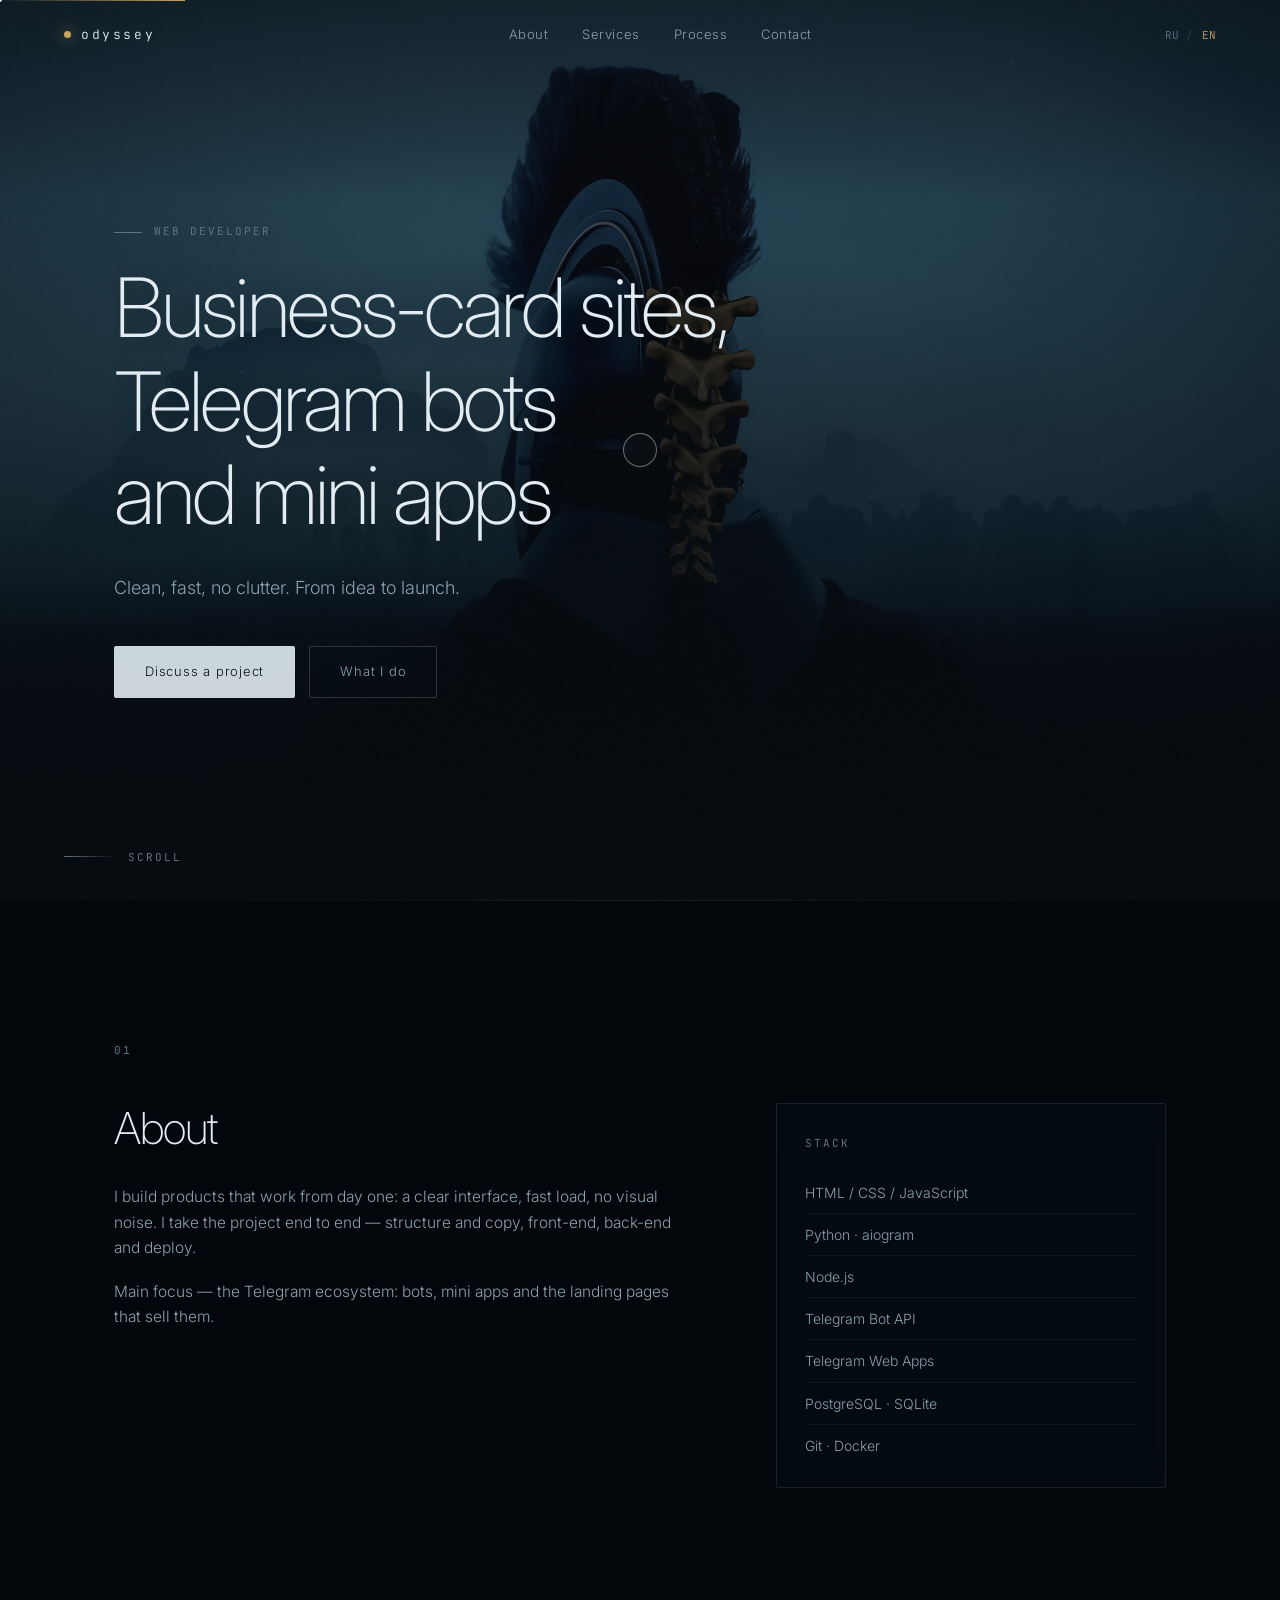
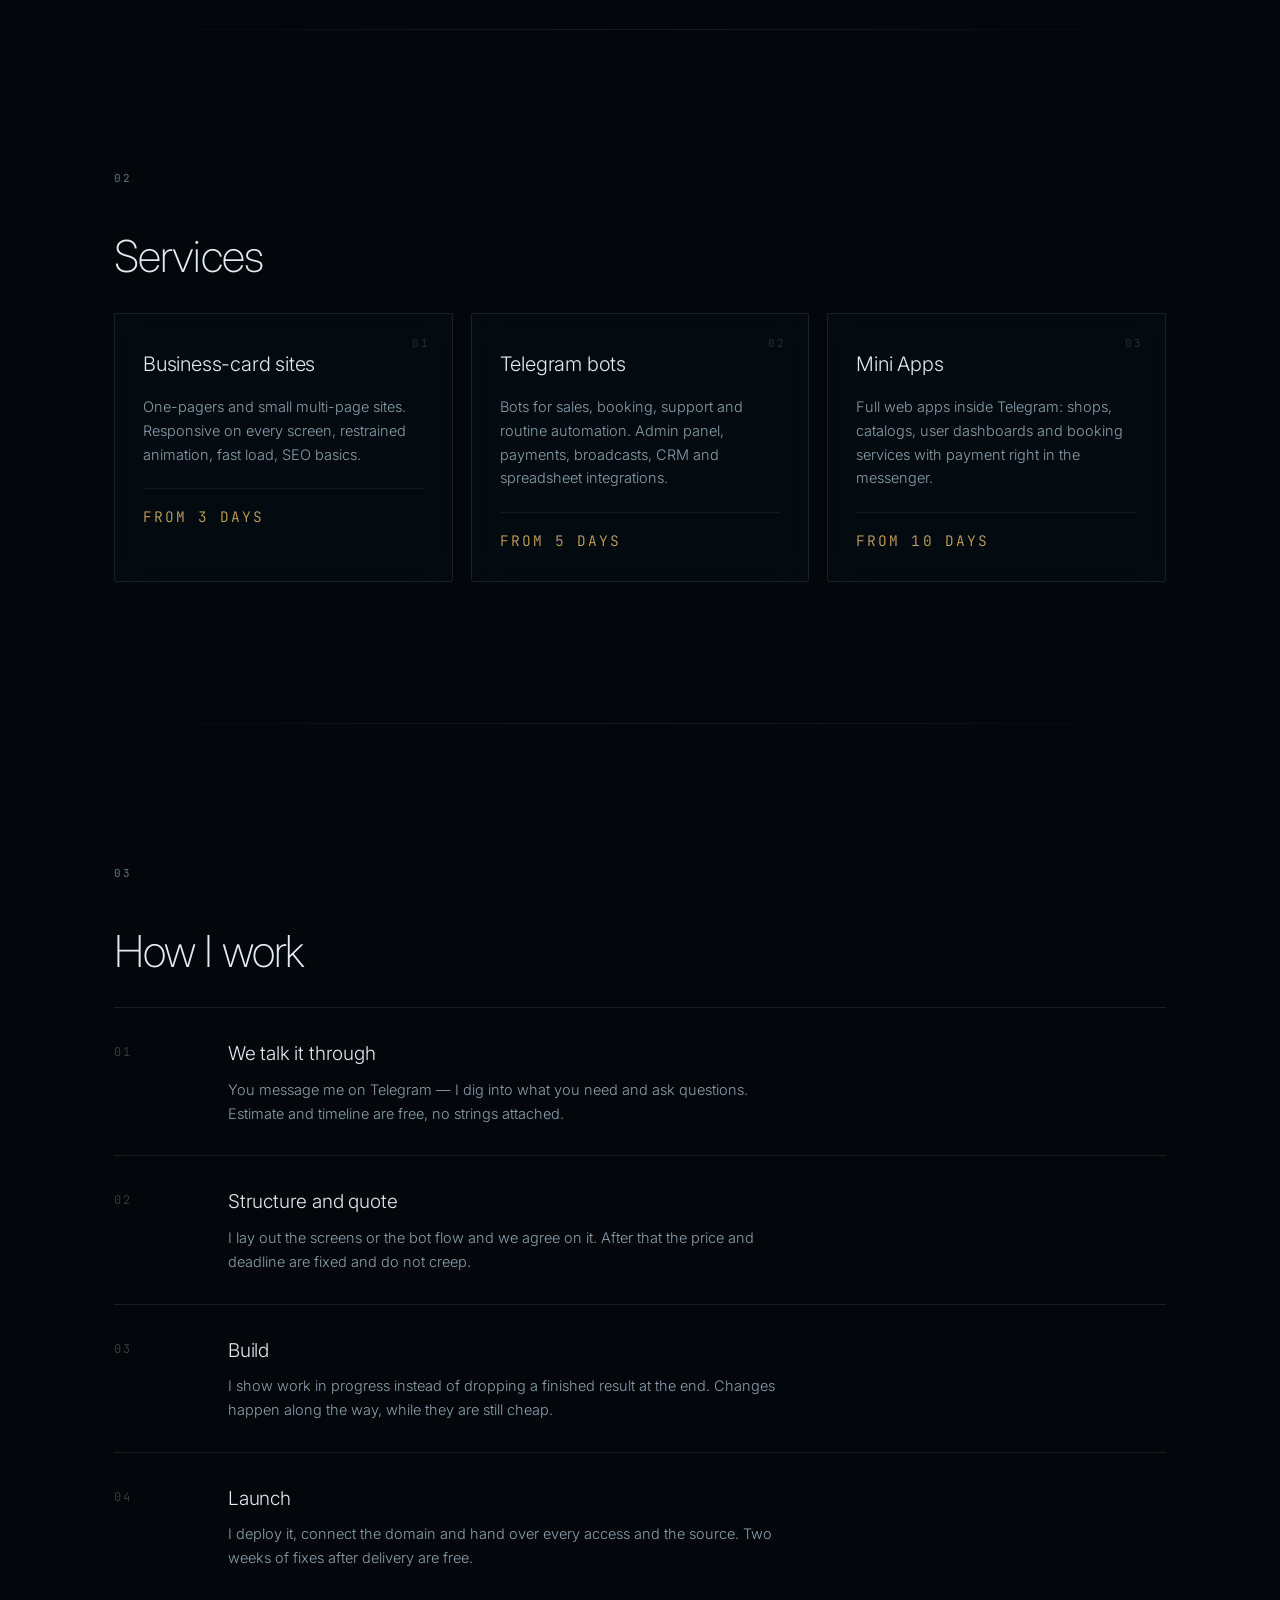
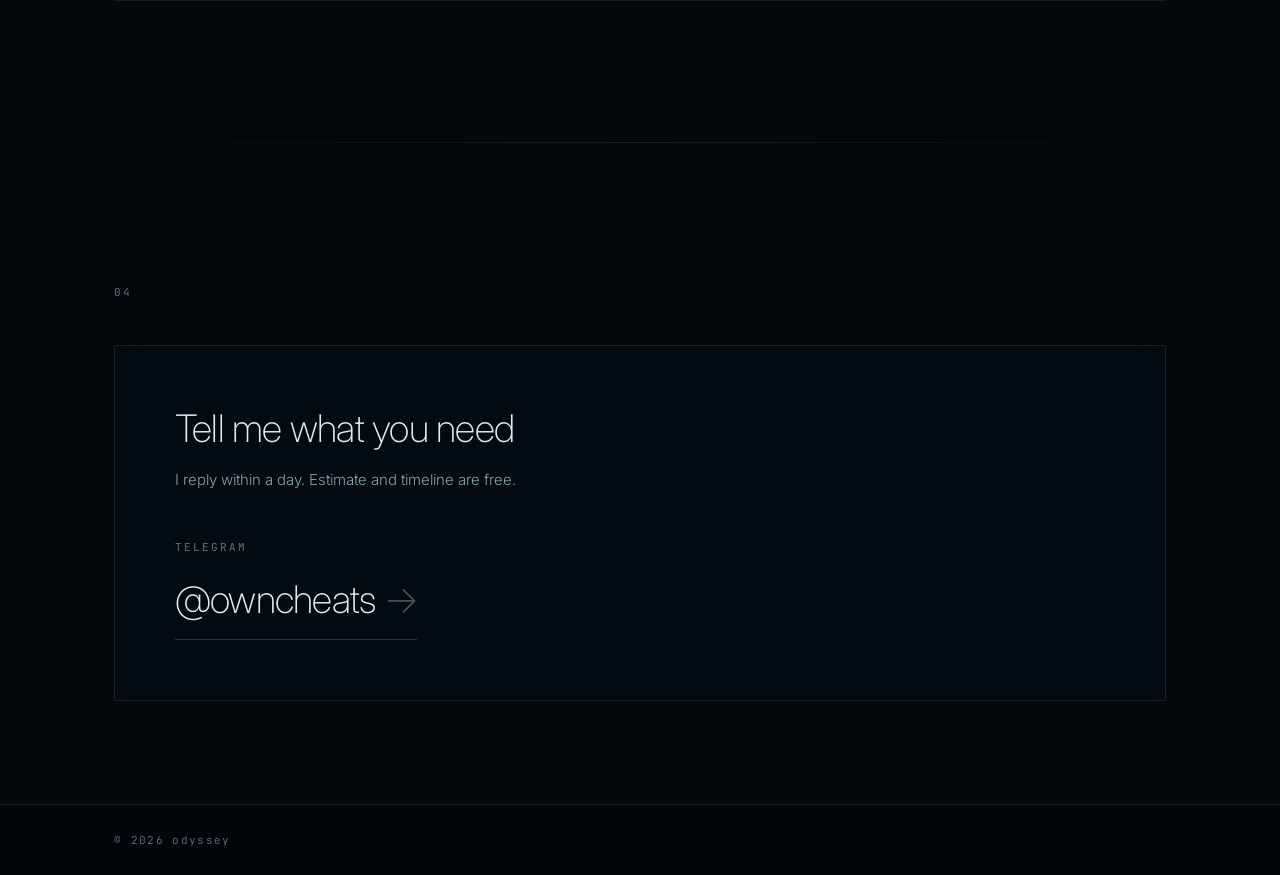
<file: index.html>
<!DOCTYPE html>
<html lang="ru">
<head>
<meta charset="utf-8">
<meta name="viewport" content="width=device-width, initial-scale=1">
<title data-ru="odyssey — сайты и Telegram-разработка" data-en="odyssey — web &amp; Telegram development">odyssey — сайты и Telegram-разработка</title>
<meta name="description" content="Сайты-визитки, Telegram-боты и мини-приложения.">
<link rel="preconnect" href="https://fonts.googleapis.com">
<link rel="preconnect" href="https://fonts.gstatic.com" crossorigin>
<link href="https://fonts.googleapis.com/css2?family=Inter:wght@200;300;400;500&family=JetBrains+Mono:wght@300;400&display=swap" rel="stylesheet">
<link rel="stylesheet" href="assets/css/style.css">
<!-- анимации появления включаются, только если JS жив -->
<script>document.documentElement.classList.add('js');</script>
</head>
<body>

<!-- ─── курсор ─────────────────────────────────────────── -->
<div class="cursor-ring" id="cursorRing" aria-hidden="true"></div>
<div class="cursor-dot" id="cursorDot" aria-hidden="true"></div>

<!-- ─── фон ────────────────────────────────────────────── -->
<div class="bg" aria-hidden="true">
  <div class="bg__image"></div>
  <div class="bg__veil"></div>
  <div class="bg__grain"></div>
</div>

<!-- полоса прогресса скролла -->
<div class="progress" aria-hidden="true"><span id="progressBar"></span></div>

<!-- ─── шапка ──────────────────────────────────────────── -->
<header class="header" id="header">
  <a href="#home" class="logo" data-cursor="link">
    <span class="logo__mark"></span>
    <span class="logo__text">odyssey</span>
  </a>

  <nav class="nav" id="nav">
    <a href="#about"    data-ru="О себе"   data-en="About"    data-cursor="link">О себе</a>
    <a href="#services" data-ru="Услуги"   data-en="Services" data-cursor="link">Услуги</a>
    <a href="#process"  data-ru="Процесс"  data-en="Process"  data-cursor="link">Процесс</a>
    <a href="#contact"  data-ru="Контакты" data-en="Contact"  data-cursor="link">Контакты</a>
  </nav>

  <div class="header__right">
    <div class="lang" role="group" aria-label="Language">
      <button type="button" class="lang__btn is-active" data-lang="ru" data-cursor="link">RU</button>
      <span class="lang__sep">/</span>
      <button type="button" class="lang__btn" data-lang="en" data-cursor="link">EN</button>
    </div>
    <button type="button" class="burger" id="burger" aria-label="Menu" aria-expanded="false" data-cursor="link">
      <span></span><span></span>
    </button>
  </div>
</header>

<main>

  <!-- ─── HERO ─────────────────────────────────────────── -->
  <section class="hero" id="home">
    <div class="wrap">
      <p class="eyebrow reveal" data-ru="Веб-разработчик" data-en="Web developer">Веб-разработчик</p>

      <h1 class="hero__title reveal" data-split style="--d:.08s"
          data-ru="Сайты-визитки,<br>Telegram-боты<br>и мини-приложения"
          data-en="Business-card sites,<br>Telegram bots<br>and mini apps">Сайты-визитки,<br>Telegram-боты<br>и мини-приложения</h1>

      <p class="hero__sub reveal" style="--d:.16s"
         data-ru="Чисто, быстро, без лишнего. От идеи до запуска."
         data-en="Clean, fast, no clutter. From idea to launch.">Чисто, быстро, без лишнего. От идеи до запуска.</p>

      <div class="hero__actions reveal" style="--d:.24s">
        <a href="#contact" class="btn btn--primary" data-cursor="link" data-ru="Обсудить проект" data-en="Discuss a project">Обсудить проект</a>
        <a href="#services" class="btn" data-cursor="link" data-ru="Что я делаю" data-en="What I do">Что я делаю</a>
      </div>
    </div>

    <div class="scroll-hint" aria-hidden="true">
      <span class="scroll-hint__line"></span>
      <span class="scroll-hint__text" data-ru="скролл" data-en="scroll">скролл</span>
    </div>
  </section>

  <!-- ─── ABOUT ────────────────────────────────────────── -->
  <section class="section" id="about">
    <div class="wrap">
      <p class="section__num reveal">01</p>
      <div class="about">
        <div class="about__text">
          <h2 class="section__title reveal" data-split data-ru="О себе" data-en="About">О себе</h2>
          <p class="reveal" style="--d:.06s"
             data-ru="Делаю продукты, которые работают с первого дня: понятный интерфейс, быстрая загрузка, никакого визуального шума. Беру проект целиком — от структуры и текста до вёрстки, бэкенда и деплоя."
             data-en="I build products that work from day one: a clear interface, fast load, no visual noise. I take the project end to end — structure and copy, front-end, back-end and deploy.">Делаю продукты, которые работают с первого дня: понятный интерфейс, быстрая загрузка, никакого визуального шума. Беру проект целиком — от структуры и текста до вёрстки, бэкенда и деплоя.</p>
          <p class="reveal" style="--d:.12s"
             data-ru="Основной фокус — экосистема Telegram: боты, мини-приложения и лендинги, которые их продают."
             data-en="Main focus — the Telegram ecosystem: bots, mini apps and the landing pages that sell them.">Основной фокус — экосистема Telegram: боты, мини-приложения и лендинги, которые их продают.</p>
        </div>

        <div class="about__stack glass reveal" style="--d:.18s">
          <p class="label" data-ru="Стек" data-en="Stack">Стек</p>
          <ul class="stack">
            <li>HTML / CSS / JavaScript</li>
            <li>Python · aiogram</li>
            <li>Node.js</li>
            <li>Telegram Bot API</li>
            <li>Telegram Web Apps</li>
            <li>PostgreSQL · SQLite</li>
            <li>Git · Docker</li>
          </ul>
        </div>
      </div>
    </div>
  </section>

  <!-- ─── SERVICES ─────────────────────────────────────── -->
  <section class="section" id="services">
    <div class="wrap">
      <p class="section__num reveal">02</p>
      <h2 class="section__title reveal" data-split data-ru="Услуги" data-en="Services">Услуги</h2>

      <div class="cards">
        <article class="card glass reveal" data-cursor="card">
          <span class="card__idx">01</span>
          <h3 data-ru="Сайты-визитки" data-en="Business-card sites">Сайты-визитки</h3>
          <p data-ru="Одностраничные и небольшие многостраничные сайты. Адаптив под все экраны, аккуратные анимации, быстрая загрузка, базовое SEO."
             data-en="One-pagers and small multi-page sites. Responsive on every screen, restrained animation, fast load, SEO basics.">Одностраничные и небольшие многостраничные сайты. Адаптив под все экраны, аккуратные анимации, быстрая загрузка, базовое SEO.</p>
          <p class="card__meta" data-ru="от 3 дней" data-en="from 3 days">от 3 дней</p>
        </article>

        <article class="card glass reveal" style="--d:.08s" data-cursor="card">
          <span class="card__idx">02</span>
          <h3 data-ru="Telegram-боты" data-en="Telegram bots">Telegram-боты</h3>
          <p data-ru="Боты для продаж, записи, поддержки и автоматизации рутины. Админ-панель, приём платежей, рассылки, интеграции с CRM и таблицами."
             data-en="Bots for sales, booking, support and routine automation. Admin panel, payments, broadcasts, CRM and spreadsheet integrations.">Боты для продаж, записи, поддержки и автоматизации рутины. Админ-панель, приём платежей, рассылки, интеграции с CRM и таблицами.</p>
          <p class="card__meta" data-ru="от 5 дней" data-en="from 5 days">от 5 дней</p>
        </article>

        <article class="card glass reveal" style="--d:.16s" data-cursor="card">
          <span class="card__idx">03</span>
          <h3 data-ru="Mini Apps" data-en="Mini Apps">Mini Apps</h3>
          <p data-ru="Полноценные веб-приложения внутри Telegram: магазины, каталоги, личные кабинеты и сервисы записи с оплатой прямо в мессенджере."
             data-en="Full web apps inside Telegram: shops, catalogs, user dashboards and booking services with payment right in the messenger.">Полноценные веб-приложения внутри Telegram: магазины, каталоги, личные кабинеты и сервисы записи с оплатой прямо в мессенджере.</p>
          <p class="card__meta" data-ru="от 10 дней" data-en="from 10 days">от 10 дней</p>
        </article>
      </div>
    </div>
  </section>

  <!-- ─── PROCESS ──────────────────────────────────────── -->
  <section class="section" id="process">
    <div class="wrap">
      <p class="section__num reveal">03</p>
      <h2 class="section__title reveal" data-split data-ru="Как я работаю" data-en="How I work">Как я работаю</h2>

      <ol class="process">
        <li class="process__item reveal">
          <span class="process__num">01</span>
          <div class="process__body">
            <h3 data-ru="Обсуждаем задачу" data-en="We talk it through">Обсуждаем задачу</h3>
            <p data-ru="Пишете в Telegram — разбираюсь, что нужно, и задаю вопросы. Оценка и сроки бесплатно и без обязательств."
               data-en="You message me on Telegram — I dig into what you need and ask questions. Estimate and timeline are free, no strings attached.">Пишете в Telegram — разбираюсь, что нужно, и задаю вопросы. Оценка и сроки бесплатно и без обязательств.</p>
          </div>
        </li>

        <li class="process__item reveal" style="--d:.06s">
          <span class="process__num">02</span>
          <div class="process__body">
            <h3 data-ru="Структура и смета" data-en="Structure and quote">Структура и смета</h3>
            <p data-ru="Собираю структуру экранов или сценарий бота, согласовываем. После этого цена и срок фиксируются и дальше не растут."
               data-en="I lay out the screens or the bot flow and we agree on it. After that the price and deadline are fixed and do not creep.">Собираю структуру экранов или сценарий бота, согласовываем. После этого цена и срок фиксируются и дальше не растут.</p>
          </div>
        </li>

        <li class="process__item reveal" style="--d:.12s">
          <span class="process__num">03</span>
          <div class="process__body">
            <h3 data-ru="Разработка" data-en="Build">Разработка</h3>
            <p data-ru="Показываю промежуточные версии, а не готовый результат в конце. Правки вносим по ходу, пока это дёшево."
               data-en="I show work in progress instead of dropping a finished result at the end. Changes happen along the way, while they are still cheap.">Показываю промежуточные версии, а не готовый результат в конце. Правки вносим по ходу, пока это дёшево.</p>
          </div>
        </li>

        <li class="process__item reveal" style="--d:.18s">
          <span class="process__num">04</span>
          <div class="process__body">
            <h3 data-ru="Запуск" data-en="Launch">Запуск</h3>
            <p data-ru="Выкладываю на хостинг, подключаю домен, отдаю все доступы и исходники. Две недели правок после сдачи — бесплатно."
               data-en="I deploy it, connect the domain and hand over every access and the source. Two weeks of fixes after delivery are free.">Выкладываю на хостинг, подключаю домен, отдаю все доступы и исходники. Две недели правок после сдачи — бесплатно.</p>
          </div>
        </li>
      </ol>
    </div>
  </section>

  <!-- ─── CONTACT ──────────────────────────────────────── -->
  <section class="section section--contact" id="contact">
    <div class="wrap">
      <p class="section__num reveal">04</p>
      <div class="contact glass reveal">
        <h2 class="contact__title" data-split
            data-ru="Расскажите, что нужно сделать" data-en="Tell me what you need">Расскажите, что нужно сделать</h2>
        <p class="contact__sub"
           data-ru="Отвечаю в течение дня. Оценка и сроки — бесплатно."
           data-en="I reply within a day. Estimate and timeline are free.">Отвечаю в течение дня. Оценка и сроки — бесплатно.</p>

        <a class="contact__tg" href="https://t.me/owncheats" target="_blank" rel="noopener" data-cursor="link">
          <span class="label">Telegram</span>
          <span class="contact__tg-handle">@owncheats</span>
        </a>
      </div>
    </div>
  </section>

</main>

<footer class="footer">
  <div class="wrap footer__inner">
    <span>© <span id="year">2026</span> odyssey</span>
  </div>
</footer>

<script src="assets/js/main.js"></script>
</body>
</html>
</file>
<file: assets/css/style.css>
/* ═══════════════════════════════════════════════════════
   Portfolio — dark / fog / glass
   ═══════════════════════════════════════════════════════ */

:root{
  --bg-0:#03070b;
  --bg-1:#071119;
  --fog:#1e4257;
  --fog-2:#2f6078;
  --text:#e2ecf2;
  --muted:#8ba1ae;
  --dim:#5e7482;
  --gold:#c8a45f;
  --line:rgba(255,255,255,.09);
  --line-2:rgba(255,255,255,.16);
  --glass:rgba(7,17,25,.42);
  --glass-2:rgba(9,22,32,.58);

  --wrap:1180px;
  --pad:clamp(20px,5vw,64px);
  --ease:cubic-bezier(.22,.61,.36,1);
  --ease-out:cubic-bezier(.16,1,.3,1);   /* expo-out — самое плавное затухание */
}

*,*::before,*::after{box-sizing:border-box;margin:0;padding:0}

html{scroll-behavior:smooth;-webkit-text-size-adjust:100%}

body{
  font-family:"Inter",-apple-system,BlinkMacSystemFont,"Segoe UI",sans-serif;
  font-weight:300;
  color:var(--text);
  background:var(--bg-0);
  line-height:1.65;
  overflow-x:hidden;
  min-height:100vh;
  -webkit-font-smoothing:antialiased;
}

img{max-width:100%;display:block}
a{color:inherit;text-decoration:none}
ul{list-style:none}
button{font:inherit;color:inherit;background:none;border:0}

::selection{background:rgba(200,164,95,.28);color:#fff}

/* ─── фон ──────────────────────────────────────────────── */
.bg{position:fixed;inset:0;z-index:-1;pointer-events:none;overflow:hidden}

.bg__image{
  position:absolute;inset:0;
  /* запасной градиент — работает даже без картинки */
  background:
    radial-gradient(ellipse 90% 60% at 50% 42%, #23536b 0%, #12303f 45%, #071119 78%, #03070b 100%);
  background-size:cover;
  background-position:center;
}
/* подставляется, как только положишь файл assets/img/bg.jpg */
.bg__image{
  background-image:
    linear-gradient(rgba(3,7,11,.28), rgba(3,7,11,.28)),
    url("../img/bg.jpg"),
    radial-gradient(ellipse 90% 60% at 50% 42%, #23536b 0%, #12303f 45%, #071119 78%, #03070b 100%);
  background-repeat:no-repeat;
  background-size:cover;
  background-position:center 30%;
}

.bg__veil{
  position:absolute;inset:0;
  background:
    linear-gradient(180deg,
      rgba(3,7,11,.55) 0%,
      rgba(3,7,11,.30) 22%,
      rgba(3,7,11,.72) 62%,
      rgba(3,7,11,.94) 88%,
      #03070b 100%),
    radial-gradient(120% 80% at 50% 50%, transparent 30%, rgba(3,7,11,.75) 100%);
}

.bg__grain{
  position:absolute;inset:-50%;
  opacity:.05;
  background-image:url("data:image/svg+xml,%3Csvg xmlns='http://www.w3.org/2000/svg' width='200' height='200'%3E%3Cfilter id='n'%3E%3CfeTurbulence type='fractalNoise' baseFrequency='.85' numOctaves='3'/%3E%3C/filter%3E%3Crect width='200' height='200' filter='url(%23n)'/%3E%3C/svg%3E");
}
/* ─── полоса прогресса скролла ─────────────────────────── */
.progress{
  position:fixed;top:0;left:0;right:0;height:1px;
  z-index:101;pointer-events:none;
}
.progress span{
  display:block;height:100%;width:100%;
  background:linear-gradient(90deg,rgba(200,164,95,0),var(--gold));
  transform:scaleX(0);transform-origin:0 50%;
  will-change:transform;
}

/* ─── курсор ───────────────────────────────────────────── */
html.has-cursor,
html.has-cursor *{cursor:none !important}

.cursor-ring,.cursor-dot{
  position:fixed;top:0;left:0;
  border-radius:50%;
  pointer-events:none;
  z-index:9999;
  opacity:0;
  transition:opacity .3s;
}
html.has-cursor .cursor-ring,
html.has-cursor .cursor-dot{opacity:1}

.cursor-ring{
  width:34px;height:34px;
  margin:-17px 0 0 -17px;
  border:1px solid rgba(226,236,242,.45);
  background:rgba(226,236,242,.02);
  backdrop-filter:blur(1px);
  -webkit-backdrop-filter:blur(1px);
  transition:width .3s var(--ease), height .3s var(--ease),
             margin .3s var(--ease), border-color .3s, background .3s, opacity .3s;
}
.cursor-dot{
  width:4px;height:4px;
  margin:-2px 0 0 -2px;
  background:var(--text);
}

/* наведение на ссылку */
.cursor-ring.is-link{
  width:52px;height:52px;margin:-26px 0 0 -26px;
  border-color:rgba(200,164,95,.75);
  background:rgba(200,164,95,.07);
}
/* наведение на карточку */
.cursor-ring.is-card{
  width:74px;height:74px;margin:-37px 0 0 -37px;
  border-color:rgba(226,236,242,.28);
  background:rgba(226,236,242,.05);
}
.cursor-ring.is-down{
  width:24px;height:24px;margin:-12px 0 0 -12px;
  border-color:var(--gold);
}
.cursor-dot.is-down{width:6px;height:6px;margin:-3px 0 0 -3px}

/* ─── стекло ───────────────────────────────────────────── */
.glass{
  background:var(--glass);
  backdrop-filter:blur(18px) saturate(120%);
  -webkit-backdrop-filter:blur(18px) saturate(120%);
  border:1px solid var(--line);
  border-radius:2px;
}

/* ─── типографика / утилиты ────────────────────────────── */
.wrap{width:100%;max-width:var(--wrap);margin:0 auto;padding:0 var(--pad)}

.label,.eyebrow,.section__num,.card__idx,.proj__tag,.scroll-hint__text{
  font-family:"JetBrains Mono",ui-monospace,monospace;
  font-size:11px;
  font-weight:400;
  letter-spacing:.18em;
  text-transform:uppercase;
  color:var(--dim);
}

.section__title{
  font-size:clamp(28px,4vw,44px);
  font-weight:200;
  letter-spacing:-.02em;
  line-height:1.15;
  margin-bottom:28px;
}

/* ─── шапка ────────────────────────────────────────────── */
.header{
  position:fixed;top:0;left:0;right:0;
  z-index:100;
  display:flex;align-items:center;justify-content:space-between;
  gap:24px;
  padding:20px var(--pad);
  border-bottom:1px solid transparent;
  transition:background .4s var(--ease), border-color .4s, padding .4s var(--ease),
             backdrop-filter .4s;
}

/* Интро шапки. Двигаем именно содержимое, а не саму .header:
   transform на fixed-элементе делает его containing block для
   потомков с position:fixed, и мобильное меню внутри перестаёт
   растягиваться на весь экран. */
html.js .logo,
html.js .header__right,
html.js .nav a{
  transform:translateY(-130%);
  opacity:0;
  transition:transform 1s var(--ease-out),opacity 1s var(--ease-out);
}
html.js .header__right{transition-delay:.3s}
html.js .nav a:nth-child(1){transition-delay:.1s}
html.js .nav a:nth-child(2){transition-delay:.16s}
html.js .nav a:nth-child(3){transition-delay:.22s}
html.js .nav a:nth-child(4){transition-delay:.28s}

html.js.is-loaded .logo,
html.js.is-loaded .header__right,
html.js.is-loaded .nav a{transform:none;opacity:1}
.header.is-scrolled{
  padding:13px var(--pad);
  background:rgba(4,10,15,.55);
  backdrop-filter:blur(20px) saturate(130%);
  -webkit-backdrop-filter:blur(20px) saturate(130%);
  border-bottom-color:var(--line);
}

.logo{display:flex;align-items:center;gap:10px}
.logo__mark{
  width:7px;height:7px;border-radius:50%;
  background:var(--gold);
  box-shadow:0 0 14px rgba(200,164,95,.7);
  animation:pulse 3.6s ease-in-out infinite;
}
@keyframes pulse{
  0%,100%{box-shadow:0 0 12px rgba(200,164,95,.55);transform:scale(1)}
  50%    {box-shadow:0 0 22px rgba(200,164,95,.95);transform:scale(1.15)}
}
.logo__text{
  font-family:"JetBrains Mono",monospace;
  font-size:13px;letter-spacing:.2em;
  color:var(--text);
}

.nav{display:flex;gap:34px}
.nav a{
  position:relative;
  font-size:13px;
  letter-spacing:.04em;
  color:var(--muted);
  transition:color .3s;
  padding:4px 0;
}
.nav a::after{
  content:"";position:absolute;left:0;bottom:0;
  width:0;height:1px;background:var(--gold);
  transition:width .35s var(--ease);
}
.nav a:hover,.nav a.is-active{color:var(--text)}
.nav a:hover::after,.nav a.is-active::after{width:100%}

.header__right{display:flex;align-items:center;gap:18px}

.lang{display:flex;align-items:center;gap:7px;font-family:"JetBrains Mono",monospace;font-size:11px;letter-spacing:.14em}
.lang__btn{color:var(--dim);transition:color .3s}
.lang__btn:hover{color:var(--muted)}
.lang__btn.is-active{color:var(--gold)}
.lang__sep{color:rgba(255,255,255,.16)}

.burger{display:none;flex-direction:column;gap:5px;width:24px;padding:6px 0}
.burger span{display:block;height:1px;width:100%;background:var(--text);transition:transform .35s var(--ease),opacity .25s}
body.nav-open .burger span:nth-child(1){transform:translateY(3px) rotate(45deg)}
body.nav-open .burger span:nth-child(2){transform:translateY(-3px) rotate(-45deg)}

/* ─── hero ─────────────────────────────────────────────── */
.hero{
  position:relative;
  min-height:100svh;
  display:flex;align-items:center;
  padding:120px 0 100px;
}
.eyebrow{margin-bottom:24px}
.eyebrow::before{
  content:"";display:inline-block;
  width:28px;height:1px;background:var(--dim);
  vertical-align:middle;margin-right:12px;
}

.hero__title{
  font-size:clamp(36px,6.6vw,82px);
  font-weight:200;
  line-height:1.08;
  letter-spacing:-.035em;
  margin-bottom:28px;
  text-shadow:0 2px 40px rgba(3,7,11,.6);
}
.hero__sub{
  max-width:44ch;
  font-size:clamp(15px,1.5vw,18px);
  color:var(--muted);
  margin-bottom:44px;
}
.hero__actions{display:flex;flex-wrap:wrap;gap:14px}

.btn{
  position:relative;isolation:isolate;overflow:hidden;
  display:inline-flex;align-items:center;
  padding:14px 30px;
  font-size:13px;letter-spacing:.06em;
  border:1px solid var(--line-2);
  border-radius:2px;
  color:var(--muted);
  background:rgba(7,17,25,.32);
  backdrop-filter:blur(10px);
  -webkit-backdrop-filter:blur(10px);
  transition:color .45s var(--ease-out),border-color .45s,
             transform .6s var(--ease-out);
}
/* заливка выезжает снизу */
.btn::before{
  content:"";position:absolute;inset:0;z-index:-1;
  background:rgba(226,236,242,.13);
  transform:translateY(101%);
  transition:transform .55s var(--ease-out);
}
.btn:hover::before{transform:translateY(0)}
.btn:hover{color:var(--text);border-color:rgba(255,255,255,.34)}

.btn--primary{
  color:#0a1219;
  background:rgba(226,236,242,.9);
  border-color:transparent;
}
.btn--primary::before{background:#fff}
.btn--primary:hover{color:#0a1219}

.scroll-hint{
  position:absolute;left:var(--pad);bottom:34px;
  display:flex;align-items:center;gap:12px;
}
.scroll-hint__line{
  width:52px;height:1px;
  background:linear-gradient(90deg,var(--dim),transparent);
  animation:slide 2.4s var(--ease) infinite;
}
@keyframes slide{0%{transform:translateX(-10px);opacity:.2}50%{opacity:1}100%{transform:translateX(10px);opacity:.2}}

/* ─── секции ───────────────────────────────────────────── */
.section{padding:clamp(80px,11vw,150px) 0;position:relative}
.section::before{
  content:"";position:absolute;top:0;left:var(--pad);right:var(--pad);
  height:1px;background:linear-gradient(90deg,transparent,var(--line),transparent);
}
.section__num{margin-bottom:44px}

/* about */
.about{display:grid;grid-template-columns:1.5fr 1fr;gap:clamp(32px,6vw,80px);align-items:start}
.about__text p{color:var(--muted);max-width:56ch;margin-bottom:18px;font-size:15.5px}
.about__stack{padding:30px 28px}
.about__stack .label{margin-bottom:20px;display:block}
.stack li{
  font-size:14px;color:var(--muted);
  padding:9px 0;
  border-bottom:1px solid rgba(255,255,255,.05);
}
.stack li:last-child{border-bottom:0;padding-bottom:0}

/* услуги */
.cards{display:grid;grid-template-columns:repeat(3,1fr);gap:18px}
.card{
  position:relative;overflow:hidden;
  padding:34px 28px 28px;
  transition:transform .6s var(--ease-out),border-color .5s,background .5s;
}
.card:hover{transform:translateY(-6px);border-color:var(--line-2);background:var(--glass-2)}
/* мягкое свечение под курсором */
.card::after{
  content:"";position:absolute;inset:0;pointer-events:none;
  background:radial-gradient(300px circle at var(--mx,50%) var(--my,50%),
             rgba(200,164,95,.10), transparent 62%);
  opacity:0;transition:opacity .5s var(--ease-out);
}
.card:hover::after{opacity:1}
.card h3,.card p,.card__idx,.card__meta{position:relative;z-index:1}
.card__idx{position:absolute;top:20px;right:22px;color:rgba(255,255,255,.14)}
.card h3{font-size:20px;font-weight:300;letter-spacing:-.01em;margin-bottom:14px}
.card p{font-size:14.5px;color:var(--muted)}
.card__meta{margin-top:22px;padding-top:16px;border-top:1px solid rgba(255,255,255,.06);
  font-family:"JetBrains Mono",monospace;font-size:11px;letter-spacing:.14em;
  text-transform:uppercase;color:var(--gold) !important}

/* процесс */
.process{counter-reset:none}
.process__item{
  position:relative;
  display:grid;grid-template-columns:90px 1fr;gap:24px;
  padding:30px 0;
  border-top:1px solid var(--line);
  transition:padding-left .6s var(--ease-out);
}
.process__item:last-child{border-bottom:1px solid var(--line)}
.process__item:hover{padding-left:12px}
/* верхняя линия наливается золотом слева направо */
.process__item::before{
  content:"";position:absolute;left:0;top:-1px;height:1px;width:0;
  background:linear-gradient(90deg,var(--gold),rgba(200,164,95,0));
  transition:width .9s var(--ease-out);
}
.process__item:hover::before{width:100%}
.process__item:hover .process__num{color:var(--gold)}
.process__num{
  font-family:"JetBrains Mono",monospace;
  font-size:12px;letter-spacing:.18em;
  color:rgba(255,255,255,.22);
  padding-top:5px;
  transition:color .45s;
}
.process__body h3{font-size:19px;font-weight:300;letter-spacing:-.01em;margin-bottom:8px}
.process__body p{font-size:14.5px;color:var(--muted);max-width:62ch}

/* работы (пригодится, когда появятся кейсы) — раскомментируй вместе
   с секцией #work из README, п.4
.work{display:grid;grid-template-columns:repeat(2,1fr);gap:18px}
.proj{overflow:hidden;transition:transform .45s var(--ease),border-color .45s,background .45s}
.proj:hover{transform:translateY(-6px);border-color:var(--line-2);background:var(--glass-2)}
.proj__thumb{
  aspect-ratio:16/9;
  display:flex;align-items:center;justify-content:center;
  background:linear-gradient(150deg,rgba(30,66,87,.5),rgba(7,17,25,.55));
  border-bottom:1px solid var(--line);
  overflow:hidden;
}
.proj__thumb img{width:100%;height:100%;object-fit:cover;
  transition:transform .7s var(--ease);filter:saturate(.75) brightness(.85)}
.proj:hover .proj__thumb img{transform:scale(1.04)}
.proj__ph{font-family:"JetBrains Mono",monospace;font-size:34px;font-weight:300;
  color:rgba(255,255,255,.1);letter-spacing:.1em}
.proj__body{padding:24px 26px 26px}
.proj__body h3{font-size:18px;font-weight:300;margin-bottom:7px}
.proj__body p{font-size:14px;color:var(--muted);margin-bottom:16px}
.proj__tag{display:inline-block;padding:5px 11px;
  border:1px solid var(--line);border-radius:2px;color:var(--dim)}
@media (max-width:900px){ .work{grid-template-columns:1fr} }
*/

/* контакты */
.section--contact{padding-bottom:clamp(60px,8vw,110px)}
.contact{padding:clamp(36px,5vw,60px)}
.contact__title{font-size:clamp(24px,3.4vw,38px);font-weight:200;letter-spacing:-.02em;line-height:1.2;margin-bottom:14px}
.contact__sub{color:var(--muted);margin-bottom:40px;font-size:15px}
.contact__tg{display:inline-flex;flex-direction:column;gap:12px;width:fit-content;max-width:100%}
.contact__tg .label{color:var(--dim);transition:color .3s}
.contact__tg-handle{
  position:relative;
  font-size:clamp(24px,3.4vw,38px);
  font-weight:200;letter-spacing:-.02em;
  color:var(--text);
  border-bottom:1px solid rgba(255,255,255,.16);
  padding-bottom:8px;padding-right:42px;
  overflow-wrap:anywhere;
  transition:color .45s var(--ease-out),border-color .45s;
}
/* стрелка выезжает вправо */
.contact__tg-handle::after{
  content:"→";
  position:absolute;right:0;
  opacity:.35;
  transition:transform .55s var(--ease-out),opacity .45s;
}
.contact__tg:hover .contact__tg-handle::after{transform:translateX(8px);opacity:1}
.contact__tg:hover .contact__tg-handle{color:var(--gold);border-color:var(--gold)}
.contact__tg:hover .label{color:var(--muted)}

/* подвал */
.footer{border-top:1px solid var(--line);padding:26px 0;background:rgba(3,7,11,.5)}
.footer__inner{
  display:flex;justify-content:space-between;gap:16px;flex-wrap:wrap;
  font-family:"JetBrains Mono",monospace;font-size:11px;
  letter-spacing:.12em;text-transform:lowercase;color:var(--dim);
}

/* ─── появление при скролле ────────────────────────────── */
/* прячем только при живом JS — без него контент виден сразу */
html.js .reveal{
  opacity:0;transform:translateY(26px);
  transition:opacity 1.1s var(--ease-out),transform 1.1s var(--ease-out);
  transition-delay:var(--d,0s);
}
html.js .reveal.is-in{opacity:1;transform:none}

/* заголовки, разбитые на строки: каждая выезжает из-под маски */
.line{display:block;overflow:hidden;padding-bottom:.06em}
.line__inner{display:block}
html.js [data-split]{opacity:1;transform:none}
html.js [data-split] .line__inner{
  transform:translateY(105%);
  transition:transform 1.15s var(--ease-out);
  transition-delay:calc(var(--i,0) * .085s + var(--d,0s));
}
html.js .reveal.is-in .line__inner,
html.js .is-in [data-split] .line__inner{transform:none}

/* ─── адаптив ──────────────────────────────────────────── */
@media (max-width:900px){
  .about{grid-template-columns:1fr}
  .cards{grid-template-columns:1fr}
  .process__item{grid-template-columns:1fr;gap:10px}
  .process__num{padding-top:0}
}

@media (max-width:720px){
  .burger{display:flex}
  .nav{
    position:fixed;inset:0;
    flex-direction:column;align-items:center;justify-content:center;
    gap:26px;
    background:rgba(4,10,15,.9);
    backdrop-filter:blur(24px);
    -webkit-backdrop-filter:blur(24px);
    opacity:0;visibility:hidden;
    transition:opacity .4s var(--ease),visibility .4s;
  }
  body.nav-open .nav{opacity:1;visibility:visible}
  .nav a{font-size:22px;font-weight:200;color:var(--text)}
  .header__right{gap:16px}
  .hero{padding-top:100px}
  .scroll-hint{display:none}
}

/* без анимаций, если система просит */
@media (prefers-reduced-motion:reduce){
  *{animation:none !important;transition-duration:.01ms !important}
  html.js .reveal{opacity:1;transform:none}
  html.js [data-split] .line__inner{transform:none}
  html.js .logo,
  html.js .header__right,
  html.js .nav a{transform:none;opacity:1}
  html{scroll-behavior:auto}
}
</file>
